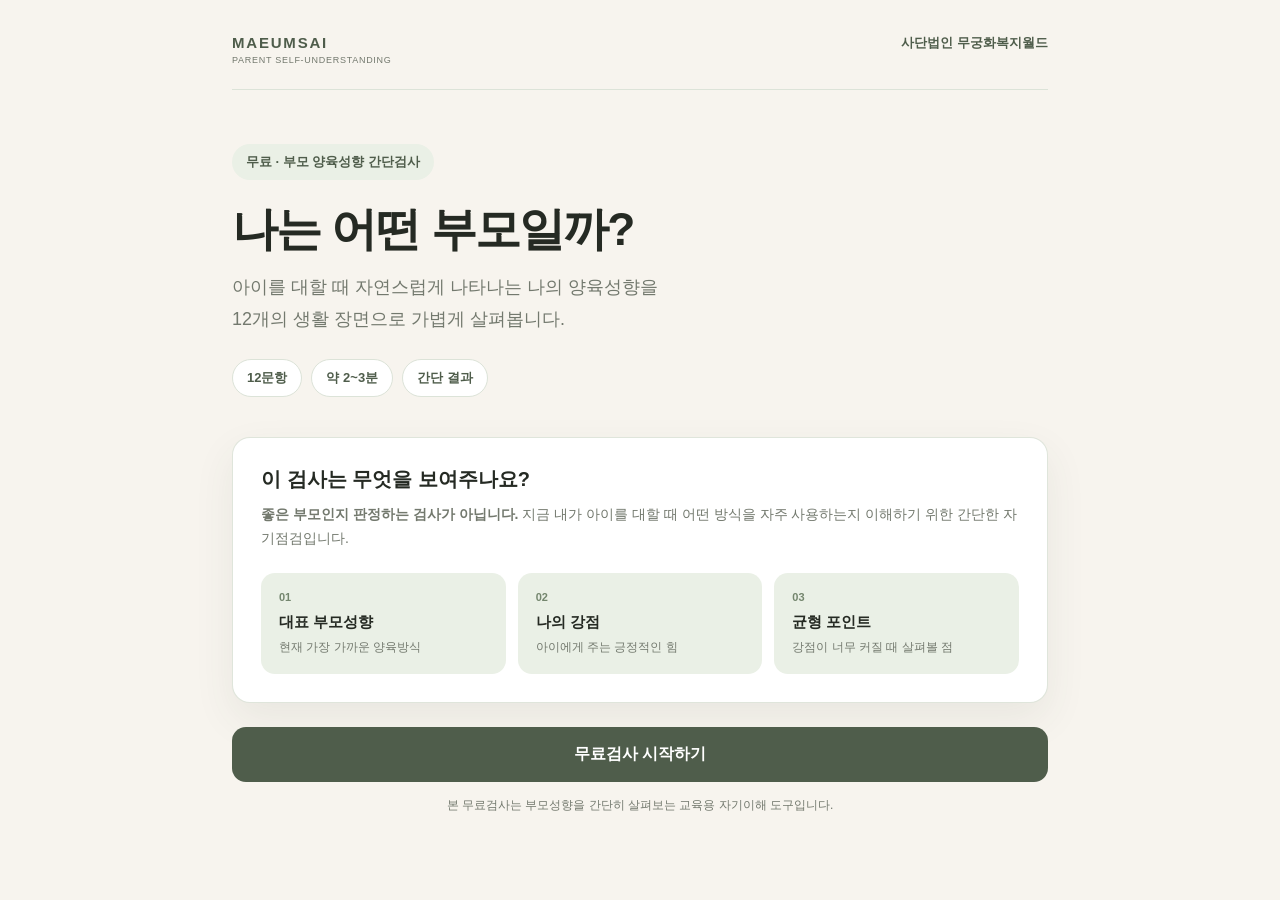
<file: free/index.html>
<!DOCTYPE html>
<html lang="ko">
<head>
<meta charset="UTF-8">
<meta name="viewport" content="width=device-width, initial-scale=1.0">
<meta name="robots" content="noindex, nofollow">
<title>무료 부모 양육성향 간단검사 | 사단법인 무궁화복지월드</title>
<meta name="description" content="12문항으로 나의 부모 양육성향을 간단히 살펴보는 무료 자기이해 검사입니다.">
<meta property="og:type" content="website">
<meta property="og:title" content="나는 어떤 부모일까? | 무료 부모 양육성향 간단검사">
<meta property="og:description" content="12문항 · 약 2~3분. 대표 부모성향과 강점, 균형 포인트를 간단히 확인해보세요.">
<meta property="og:image" content="https://choiseonmi.github.io/maeumsai-parent-test/images/og-maeumsai-mugunghwa.jpg">
<meta property="og:image:width" content="1200">
<meta property="og:image:height" content="630">
<meta property="og:url" content="https://choiseonmi.github.io/maeumsai-parent-test/free/">
<link rel="stylesheet" href="./style.css?v=1.0.0">
<script src="./script.js?v=1.0.0" defer></script>
</head>
<body>
<main class="app">
<section class="screen start-screen">
  <div class="brand-row">
    <div><p class="brand">MAEUMSAI</p><p class="brand-sub">PARENT SELF-UNDERSTANDING</p></div>
    <span class="org">사단법인 무궁화복지월드</span>
  </div>
  <div class="hero">
    <span class="badge">무료 · 부모 양육성향 간단검사</span>
    <h1>나는 어떤 부모일까?</h1>
    <p class="lead">아이를 대할 때 자연스럽게 나타나는 나의 양육성향을<br>12개의 생활 장면으로 가볍게 살펴봅니다.</p>
    <div class="facts"><span>12문항</span><span>약 2~3분</span><span>간단 결과</span></div>
  </div>
  <div class="intro-card">
    <h2>이 검사는 무엇을 보여주나요?</h2>
    <p><strong>좋은 부모인지 판정하는 검사가 아닙니다.</strong> 지금 내가 아이를 대할 때 어떤 방식을 자주 사용하는지 이해하기 위한 간단한 자기점검입니다.</p>
    <div class="intro-grid">
      <div><b>01</b><strong>대표 부모성향</strong><span>현재 가장 가까운 양육방식</span></div>
      <div><b>02</b><strong>나의 강점</strong><span>아이에게 주는 긍정적인 힘</span></div>
      <div><b>03</b><strong>균형 포인트</strong><span>강점이 너무 커질 때 살펴볼 점</span></div>
    </div>
  </div>
  <button class="primary btn-start">무료검사 시작하기</button>
  <p class="footnote">본 무료검사는 부모성향을 간단히 살펴보는 교육용 자기이해 도구입니다.</p>
</section>

<section class="screen age-screen hide">
  <button class="back btn-age-back">← 처음으로</button>
  <p class="step">STEP 1</p>
  <h2>자녀의 연령대를 선택해주세요</h2>
  <p class="sub">결과 안내 문구를 자녀의 발달단계에 맞게 보여드려요.</p>
  <div class="age-grid">
    <button class="age-option" data-age="0~2세">0~2세</button>
    <button class="age-option" data-age="3~5세">3~5세</button>
    <button class="age-option" data-age="6~7세">6~7세</button>
    <button class="age-option" data-age="초등 저학년">초등 저학년</button>
    <button class="age-option" data-age="초등 고학년">초등 고학년</button>
    <button class="age-option" data-age="중학생 이상">중학생 이상</button>
  </div>
</section>

<section class="screen quiz-screen hide">
  <div class="quiz-top">
    <span class="counter"><b class="current-number">1</b> / 12</span>
    <div class="progress"><i class="progress-bar"></i></div>
  </div>
  <p class="step">생활 장면을 읽고 가장 가까운 반응을 골라주세요</p>
  <h2 class="question-title"></h2>
  <div class="choice-list"></div>
  <button class="back btn-prev">← 이전 문항</button>
</section>

<section class="screen tie-screen hide">
  <p class="step">한 가지만 더 확인할게요</p>
  <h2>비슷하게 나온 성향을 조금 더 비교해볼게요.</h2>
  <p class="sub">두 문장 중 평소 내 모습에 더 가까운 쪽을 선택해주세요.</p>
  <div class="tie-list"></div>
</section>

<section class="screen result-screen hide">
  <div class="result-head">
    <span class="badge">무료 간단결과</span>
    <h2>나의 대표 부모성향</h2>
    <p class="result-age"></p>
  </div>

  <article class="type-card">
    <img class="result-image" alt="">
    <div class="type-copy">
      <span class="result-code"></span>
      <h3 class="result-title"></h3>
      <p class="result-keywords"></p>
      <p class="result-statement"></p>
    </div>
  </article>

  <section class="mini-card strength-card">
    <span class="mini-label">잘하고 있는 점</span>
    <h3 class="strength-title"></h3>
    <p class="strength-text"></p>
  </section>

  <section class="mini-card balance-card">
    <span class="mini-label">강점이 너무 커질 때</span>
    <p class="balance-text"></p>
  </section>

  <section class="child-card">
    <span>아이의 입장에서 보면</span>
    <blockquote class="child-quote"></blockquote>
  </section>

  <section class="paid-teaser">
    <p class="eyebrow">FREE → DETAIL</p>
    <h3>그런데, 내 양육방식은 이것만으로 다 설명될까요?</h3>
    <p class="teaser-lead">무료검사는 <strong>대표 부모성향</strong>을 간단히 확인합니다.<br>36문항 상세검사는 여기에 아래 내용을 더해 부모의 현재 모습을 입체적으로 살펴봅니다.</p>
    <div class="compare">
      <div class="free-box">
        <span>무료 12문항</span>
        <b>대표 부모성향</b>
        <b>강점</b>
        <b>균형 포인트</b>
        <b>아이의 한마디</b>
      </div>
      <div class="paid-box">
        <span>상세 36문항</span>
        <b>부모성향 상세해석</b>
        <b>양육태도 4영역</b>
        <b>양육배터리 5영역</b>
        <b>통합해석 · 실천제안</b>
        <b>개인 상세결과지</b>
      </div>
    </div>
    <a class="primary paid-link" href="../?preview=1">36문항 상세검사 미리보기</a>
    <p class="org-note">기관 이용 시 참여자 개인결과와 함께 익명 기관 종합분석도 구성할 수 있습니다.</p>
  </section>

  <button class="secondary btn-restart">다시 검사하기</button>
  <p class="disclaimer">※ 본 결과는 교육적 자기이해를 위한 간단 결과이며, 진단·표준화 심리검사·아동학대 위험평가를 목적으로 하지 않습니다.</p>
</section>
</main>
</body>
</html>
</file>
<file: free/style.css>
:root{
  --bg:#f7f4ee;--card:#fff;--text:#252a23;--muted:#73796e;--sage:#74866e;
  --sage-dark:#4f5d4b;--sage-light:#eaf0e6;--line:#dce3d8;--peach:#f8eae4;
  --cream:#fff8e9;--mint:#eef5ef;--shadow:0 16px 40px rgba(67,77,61,.08)
}
*{box-sizing:border-box}
body{margin:0;background:var(--bg);color:var(--text);font-family:Pretendard,"Noto Sans KR",Apple SD Gothic Neo,sans-serif}
button,a{font:inherit}
button{cursor:pointer}
.app{width:min(860px,100%);margin:0 auto;padding:34px 22px 70px}
.hide{display:none!important}
.screen{animation:fade .25s ease}
@keyframes fade{from{opacity:.25;transform:translateY(5px)}to{opacity:1;transform:none}}
.brand-row{display:flex;justify-content:space-between;gap:20px;align-items:flex-start;padding-bottom:24px;border-bottom:1px solid var(--line)}
.brand,.brand-sub{margin:0}.brand{font-weight:800;color:var(--sage-dark);letter-spacing:.12em;font-size:15px}.brand-sub{font-size:9px;color:var(--muted);margin-top:4px;letter-spacing:.08em}
.org{font-size:13px;color:var(--sage-dark);font-weight:700}
.hero{padding:54px 0 34px}.badge{display:inline-block;background:var(--sage-light);color:var(--sage-dark);font-weight:800;font-size:13px;padding:9px 14px;border-radius:999px}
.hero h1{font-size:46px;line-height:1.18;margin:22px 0 16px;letter-spacing:-.04em}.lead{font-size:18px;line-height:1.75;color:var(--muted);margin:0}
.facts{display:flex;gap:9px;flex-wrap:wrap;margin-top:24px}.facts span{background:#fff;border:1px solid var(--line);padding:9px 14px;border-radius:999px;font-size:13px;font-weight:700;color:var(--sage-dark)}
.intro-card,.type-card,.mini-card,.child-card,.paid-teaser{background:var(--card);border:1px solid rgba(220,227,216,.9);box-shadow:var(--shadow)}
.intro-card{padding:28px;border-radius:18px;margin:6px 0 24px}.intro-card h2{font-size:20px;margin:0 0 10px}.intro-card>p{margin:0;color:var(--muted);line-height:1.7;font-size:14px}
.intro-grid{display:grid;grid-template-columns:repeat(3,1fr);gap:12px;margin-top:22px}.intro-grid div{background:var(--sage-light);border-radius:14px;padding:18px}.intro-grid b{display:block;font-size:11px;color:var(--sage)}.intro-grid strong{display:block;margin:10px 0 5px;font-size:15px}.intro-grid span{font-size:12px;color:var(--muted);line-height:1.5}
.primary,.secondary{width:100%;border:0;border-radius:14px;padding:17px 20px;font-weight:800;text-align:center;text-decoration:none;display:block}.primary{background:var(--sage-dark);color:#fff}.secondary{background:#fff;color:var(--sage-dark);border:1px solid var(--line)}
.footnote,.disclaimer,.org-note{font-size:12px;color:var(--muted);line-height:1.65;text-align:center}.footnote{margin-top:14px}
.back{border:0;background:transparent;color:var(--muted);padding:0;margin-bottom:34px}.step,.eyebrow{font-size:11px;font-weight:800;letter-spacing:.1em;color:var(--sage);text-transform:uppercase}
.age-screen h2,.quiz-screen h2,.tie-screen h2{font-size:30px;line-height:1.35;margin:8px 0 12px}.sub{color:var(--muted);line-height:1.65;margin:0 0 26px}
.age-grid{display:grid;grid-template-columns:repeat(2,1fr);gap:12px}.age-option{border:1px solid var(--line);background:#fff;border-radius:14px;padding:20px;font-weight:800;color:var(--text)}.age-option:hover{border-color:var(--sage);background:var(--sage-light)}
.quiz-top{display:flex;align-items:center;gap:16px;margin-bottom:38px}.counter{font-size:13px;color:var(--muted);white-space:nowrap}.progress{height:7px;background:#e3e7df;border-radius:99px;overflow:hidden;flex:1}.progress i{display:block;height:100%;width:0;background:var(--sage);transition:.25s}
.question-title{min-height:82px}.choice-list,.tie-list{display:grid;gap:12px;margin:26px 0}.choice-btn,.tie-btn{width:100%;text-align:left;border:1px solid var(--line);background:#fff;border-radius:15px;padding:18px 19px;line-height:1.55;color:var(--text)}.choice-btn:hover,.tie-btn:hover{border-color:var(--sage);background:var(--sage-light)}.choice-btn b,.tie-btn b{display:inline-grid;place-items:center;width:28px;height:28px;border-radius:50%;background:var(--sage-light);color:var(--sage-dark);margin-right:10px;font-size:12px}
.result-head{text-align:center;padding:16px 0 28px}.result-head h2{font-size:30px;margin:15px 0 7px}.result-age{margin:0;color:var(--muted);font-size:13px}
.type-card{border-radius:20px;padding:24px;display:grid;grid-template-columns:220px 1fr;gap:26px;align-items:center}.result-image{width:100%;border-radius:16px;display:block}.result-code{font-size:11px;color:var(--sage);font-weight:800;letter-spacing:.09em}.result-title{font-size:27px;line-height:1.35;margin:9px 0 8px}.result-keywords{color:var(--sage-dark);font-weight:800;margin:0 0 18px}.result-statement{font-size:15px;color:var(--muted);line-height:1.75;margin:0}
.mini-card{border-radius:17px;padding:24px;margin-top:14px}.strength-card{background:var(--mint)}.balance-card{background:var(--cream)}.mini-label,.child-card>span{font-size:11px;font-weight:800;color:var(--sage);letter-spacing:.06em}.mini-card h3{font-size:18px;margin:10px 0 6px}.mini-card p{margin:0;line-height:1.7;color:var(--muted)}
.child-card{background:var(--peach);border-radius:17px;padding:24px;margin-top:14px}.child-card blockquote{font-size:20px;font-weight:800;line-height:1.55;margin:12px 0 0;color:#654f47}
.paid-teaser{border-radius:22px;padding:32px;margin-top:26px;border:1.5px solid var(--sage)}.paid-teaser h3{font-size:25px;line-height:1.4;margin:9px 0 12px}.teaser-lead{color:var(--muted);line-height:1.7;margin:0 0 22px}
.compare{display:grid;grid-template-columns:1fr 1.12fr;gap:12px;margin-bottom:20px}.compare>div{border-radius:16px;padding:20px;display:grid;gap:8px}.free-box{background:#f6f6f2}.paid-box{background:var(--sage-light);border:1px solid #cbd8c6}.compare span{font-size:11px;color:var(--muted);font-weight:800;margin-bottom:4px}.compare b{font-size:13px}.paid-box b:before{content:"✓ ";color:var(--sage-dark)}.free-box b:before{content:"• ";color:#999}
.paid-link{margin-top:4px}.org-note{margin:12px 0 0}.btn-restart{margin-top:16px}.disclaimer{margin-top:17px}
@media(max-width:650px){
 .app{padding:22px 16px 54px}.brand-row{display:block}.org{display:block;margin-top:14px}
 .hero{padding-top:38px}.hero h1{font-size:36px}.lead{font-size:16px}.lead br{display:none}
 .intro-grid,.compare{grid-template-columns:1fr}.type-card{grid-template-columns:1fr;padding:19px}.result-image{max-width:260px;margin:0 auto}
 .age-grid{grid-template-columns:1fr}.age-screen h2,.quiz-screen h2,.tie-screen h2{font-size:25px}.result-title{font-size:24px}
}
</file>
